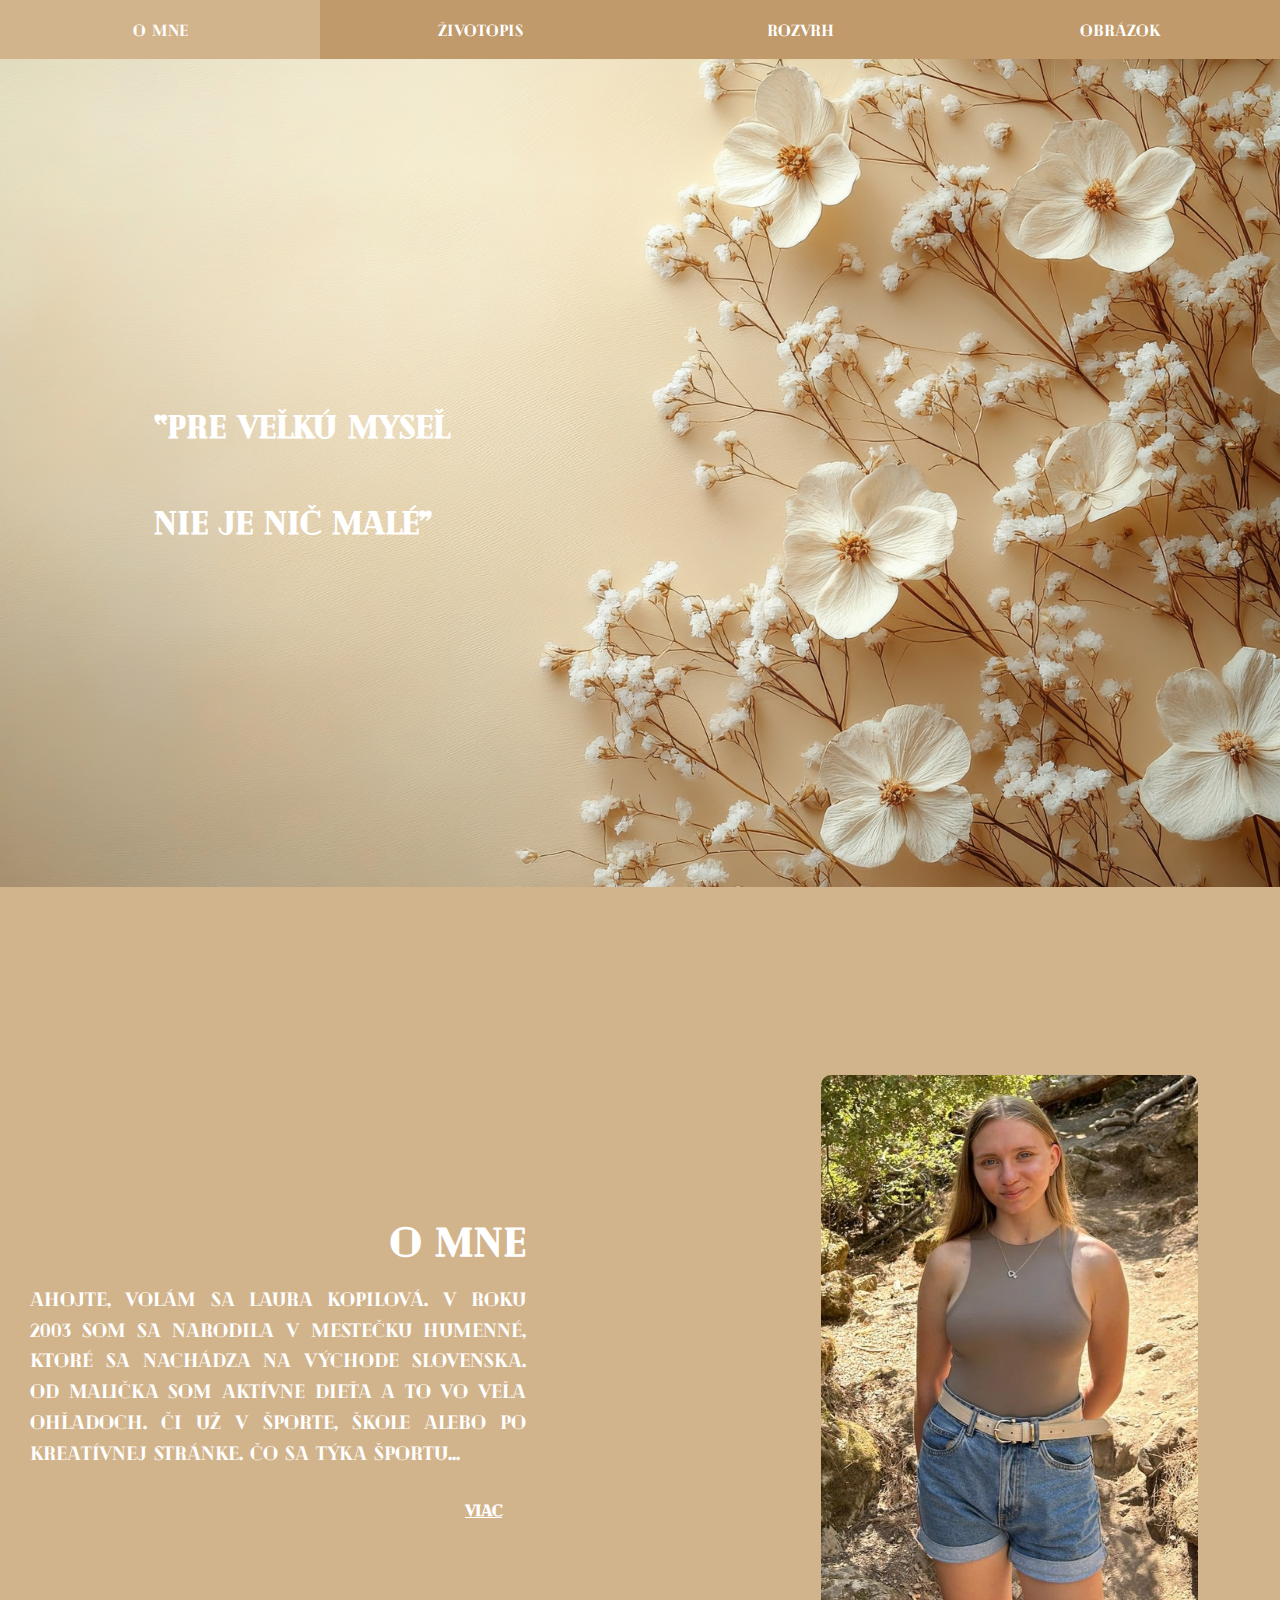
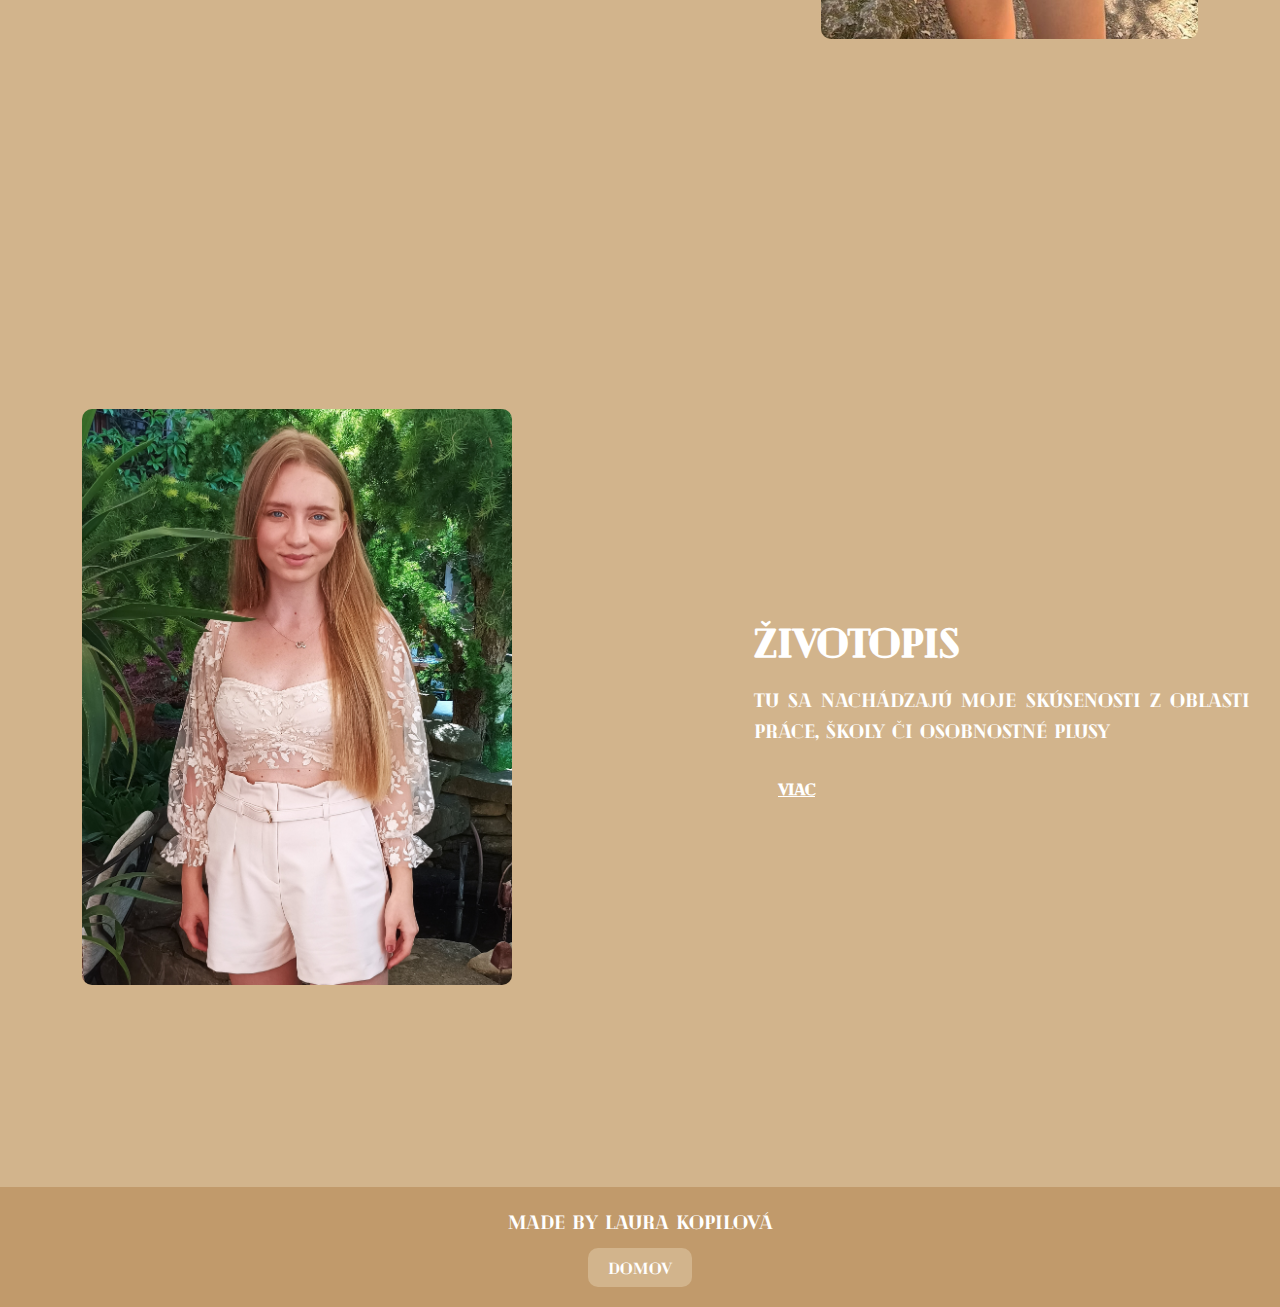
<file: index.html>
<!doctype html>
<html lang="en">
<head>
    <meta charset="UTF-8">
    <meta name="viewport"
          content="width=device-width, user-scalable=no, initial-scale=1.0, maximum-scale=1.0, minimum-scale=1.0">
    <meta http-equiv="X-UA-Compatible" content="ie=edge">
    <link rel="stylesheet" href="style/style.css">
    <title>My first page</title>
</head>

<body>

    <header>
        <nav class="nav_bar">
            <ul class="nav_bar">
                <li class="nav_bar"><a href="subpages/index.html">O mne</a></li>
                <li><a href="subpages/zivotopis.html">Životopis</a></li>
                <li><a href="subpages/moj_rozvrh.html">Rozvrh</a></li>
                <li><a href="subpages/interaktivny_obrazok.html">Obrázok</a></li>
            </ul>
        </nav>
    </header>


    <section>
        <div class = "background">
            <div class = "quote">
                <q>Pre veľkú myseľ nie je nič malé</q>
            </div>
        </div>
    </section>

    <section class = "sneak-peek" id = "subpage_o_mne">
        <div class = "content">
            <h2>O mne</h2>
            <p>Ahojte, volám sa Laura Kopilová. V roku 2003 som sa narodila v mestečku Humenné, ktoré sa nachádza na východe Slovenska. Od malička som aktívne dieťa a to vo veľa ohľadoch. Či už v športe, škole alebo po kreatívnej stránke. Čo sa týka športu...</p>
            <a href="subpages/index.html" class = "read_more_button">Viac</a>
        </div>

        <div class = "o_mne_image">
            <img src="photos/o_mne.jpg" alt="Fotka mňa na dovolenke v Grécku">
        </div>
    </section>


    <section class = "sneak-peek" id = "subpage_zivotopis">
        <div class = "content">
            <h2>Životopis</h2>
            <p>Tu sa nachádzajú moje skúsenosti z oblasti práce, školy či osobnostné plusy</p>
            <a href="subpages/zivotopis.html" class = "read_more_button">Viac</a>
        </div>

        <div class = "zivotopis_image">
            <img src="photos/zivotopis.jpg" alt="Ja">
        </div>
    </section>


    <footer>
        <p>Made by Laura Kopilová</p>
        <a href="index.html" class="home_button">Domov</a>
    </footer>

</body>
</html>
</file>
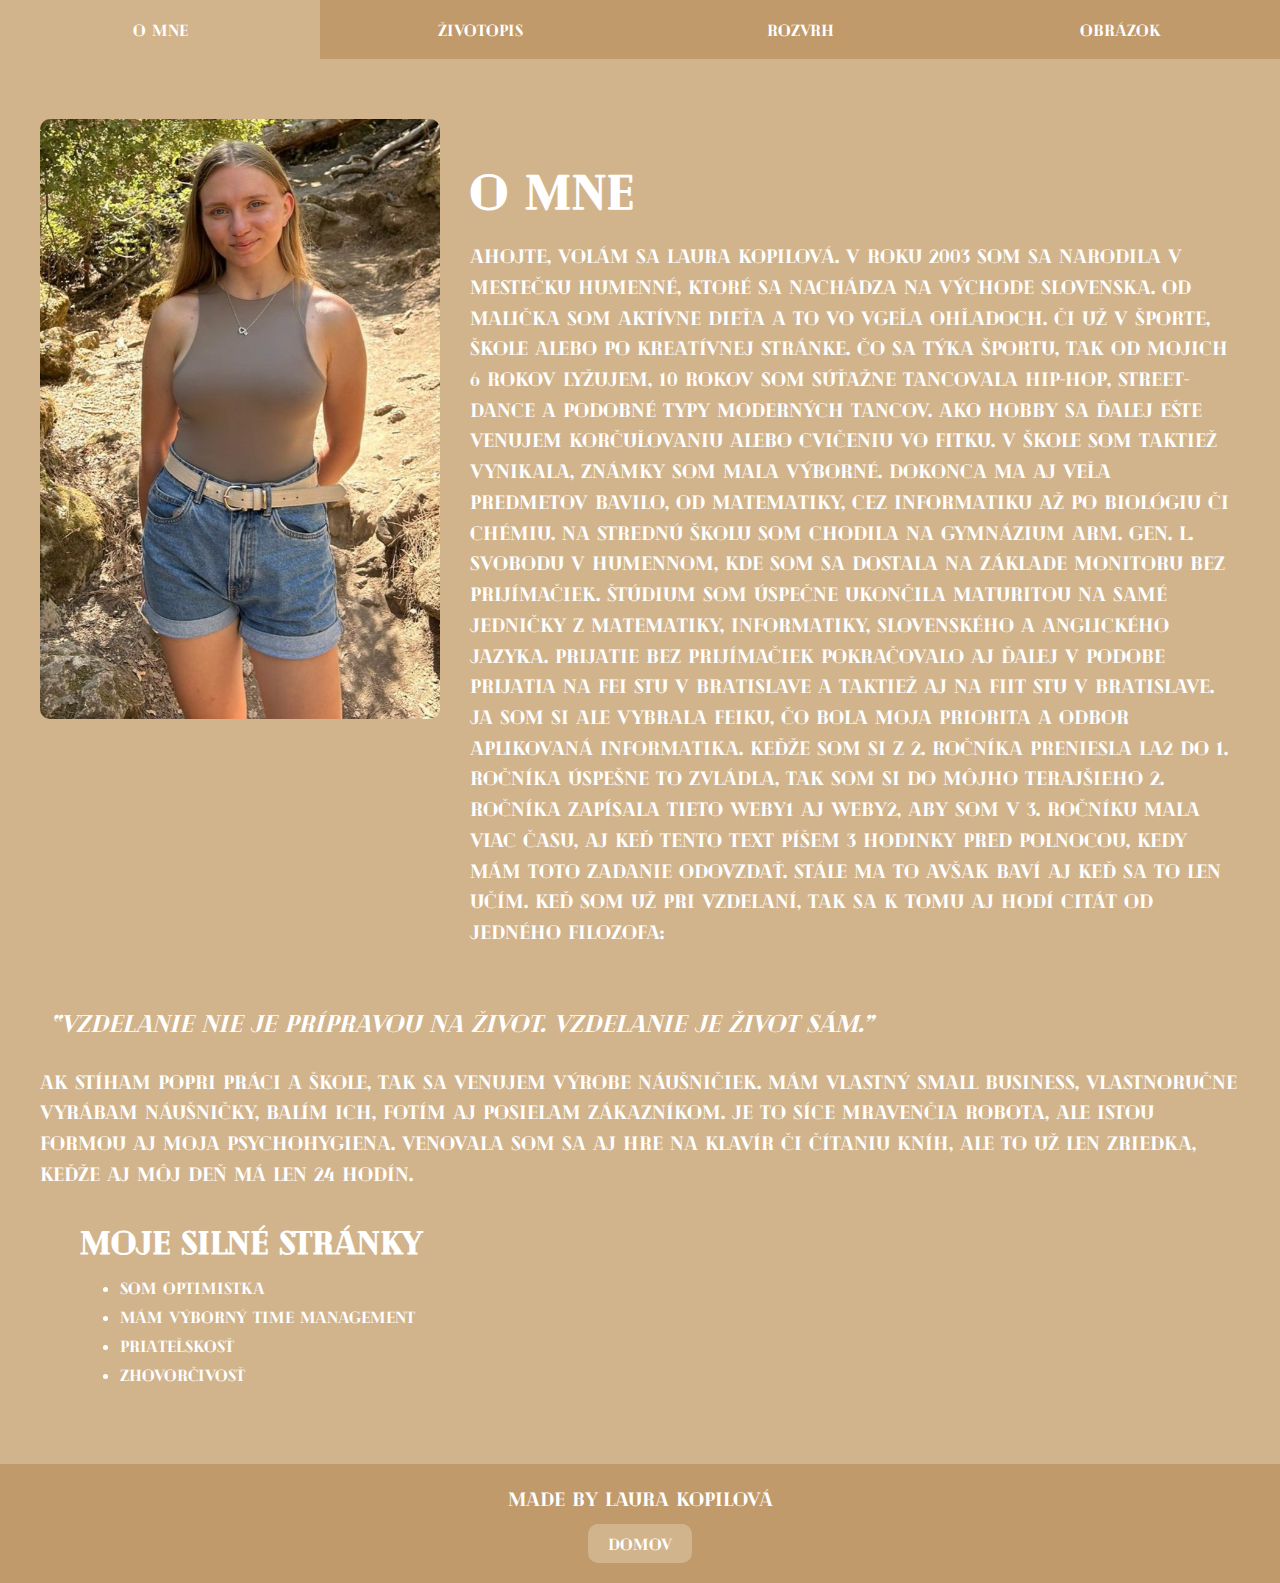
<file: subpages/index.html>
<!doctype html>
<html lang="en">
<head>
    <meta charset="UTF-8">
    <meta name="viewport"
          content="width=device-width, user-scalable=no, initial-scale=1.0, maximum-scale=1.0, minimum-scale=1.0">
    <meta http-equiv="X-UA-Compatible" content="ie=edge">
    <link rel="stylesheet" href="../style/style.css">
    <title>Document</title>
</head>



<body>

    <header>
        <nav class="nav_bar">
            <ul class="nav_bar">
                <li class="nav_bar"><a href="index.html" class = "active">O mne</a></li>
                <li><a href="zivotopis.html">Životopis</a></li>
                <li><a href="moj_rozvrh.html">Rozvrh</a></li>
                <li><a href="interaktivny_obrazok.html">Obrázok</a></li>
            </ul>
        </nav>
    </header>


    <section class = "about_me">

        <div class = "content_about_me">

            <div class = "image_about_me">
                <img src = "../photos/o_mne.jpg" alt = "Fotka mňa na dovolenke v Grécku">
            </div>

            <article>
                <div class = "text_about_me">
                <h1>O mne</h1>
                <p>Ahojte, volám sa Laura Kopilová. V roku 2003 som sa narodila v mestečku Humenné, ktoré sa nachádza na východe Slovenska.
                    Od malička som aktívne dieťa a to vo vgeľa ohľadoch. Či už v športe, škole alebo po kreatívnej stránke.
                    Čo sa týka športu, tak od mojich 6 rokov lyžujem, 10 rokov som súťažne tancovala hip-hop, street-dance a podobné typy moderných tancov.
                    Ako hobby sa ďalej ešte venujem korčuľovaniu alebo cvičeniu vo fitku.
                    V škole som taktiež vynikala, známky som mala výborné. Dokonca ma aj veľa predmetov bavilo, od matematiky, cez informatiku až po biológiu či chémiu.
                    Na strednú školu som chodila na Gymnázium arm. gen. L. Svobodu v Humennom, kde som sa dostala na základe monitoru bez prijímačiek.
                    Štúdium som úspečne ukončila maturitou na samé jedničky z matematiky, informatiky, slovenského a anglického jazyka. Prijatie bez prijímačiek pokračovalo aj ďalej v podobe prijatia na FEI STU v Bratislave a taktiež aj na FIIT STU v Bratislave.
                    Ja som si ale vybrala FEIku, čo bola moja priorita a odbor Aplikovaná informatika. Keďže som si z 2. ročníka preniesla LA2 do 1. ročníka  úspešne to zvládla, tak som si do môjho terajšieho 2. ročníka zapísala tieto WEBY1 aj WEBY2, aby som v 3. ročníku mala viac času, aj keď tento text píšem 3 hodinky pred polnocou, kedy mám toto zadanie odovzdať.
                    Stále ma to avšak baví aj keď sa to len učím. Keď som už pri vzdelaní, tak sa k tomu aj hodí citát od jedného filozofa: </p>
                </div>

                <aside class = "quote_about_me" >
                    <q>Vzdelanie nie je prípravou na život. Vzdelanie je život sám.</q>
                </aside>

                <p>Ak stíham popri práci a škole, tak sa venujem výrobe náušničiek. Mám vlastný small business, vlastnoručne vyrábam náušničky, balím ich, fotím aj posielam zákazníkom. Je to síce mravenčia robota, ale istou formou aj moja psychohygiena. Venovala som sa aj hre na klavír či čítaniu kníh, ale to už len zriedka, keďže aj môj deň má len 24 hodín.</p>


                <div class = "listing">
                    <h3>Moje silné stránky</h3>
                    <ul>
                        <li>Som optimistka</li>
                        <li>Mám výborný time management</li>
                        <li>Priateľskosť</li>
                        <li>Zhovorčivosť</li>
                    </ul>
                </div>
            </article>

        </div>

    </section>

    <footer>
        <p>Made by Laura Kopilová</p>
        <a href="../index.html" class="home_button">Domov</a>
    </footer>

</body>

</html>
</file>
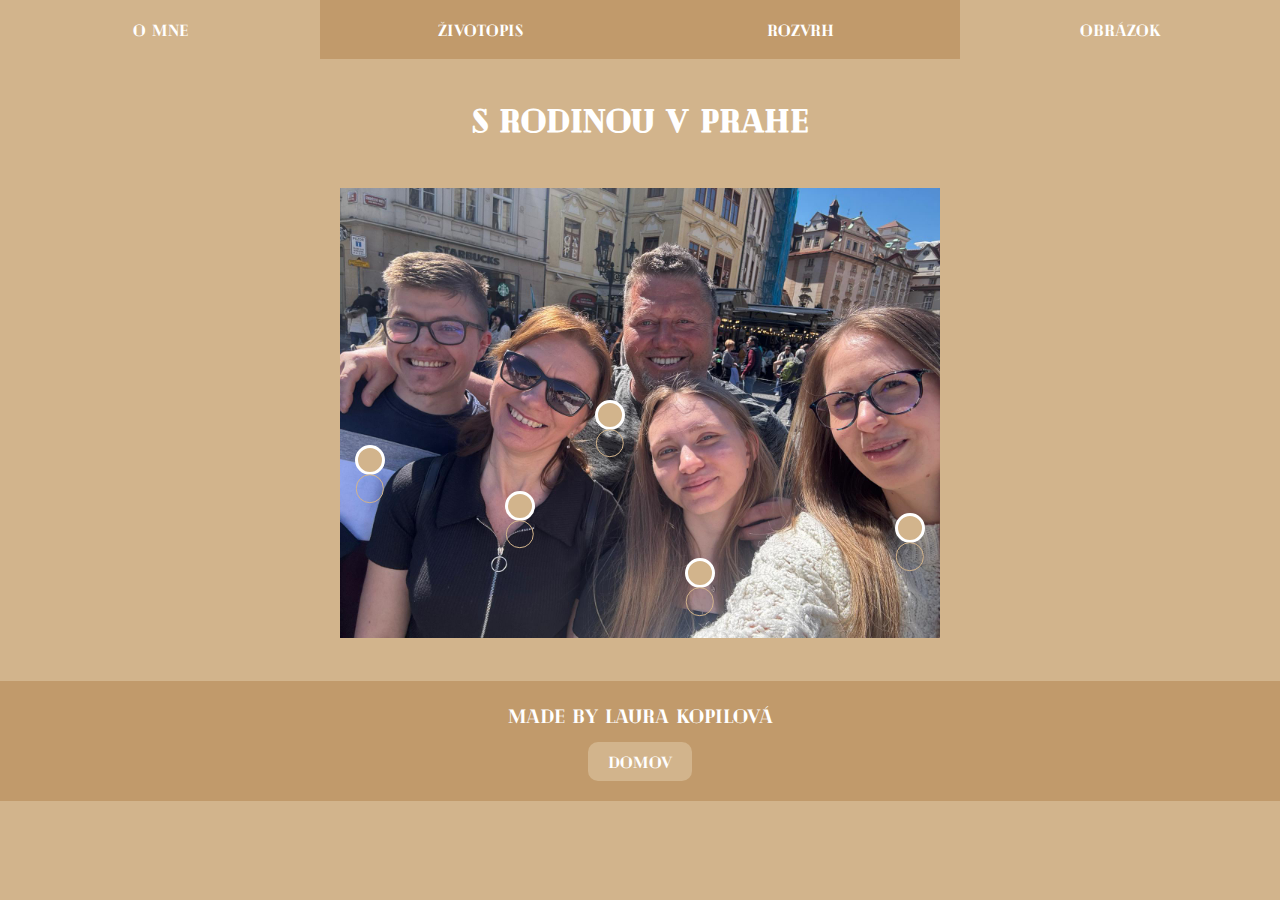
<file: subpages/interaktivny_obrazok.html>
<!doctype html>
<html lang="en">
<head>
    <meta charset="UTF-8">
    <meta name="viewport"
          content="width=device-width, user-scalable=no, initial-scale=1.0, maximum-scale=1.0, minimum-scale=1.0">
    <meta http-equiv="X-UA-Compatible" content="ie=edge">
    <link rel="stylesheet" href="../style/style.css">
    <title>Document</title>
</head>


<body>

    <header>
        <nav class="nav_bar">
            <ul class="nav_bar">
                <li class="nav_bar"><a href="index.html">O mne</a></li>
                <li><a href="zivotopis.html">Životopis</a></li>
                <li><a href="moj_rozvrh.html">Rozvrh</a></li>
                <li><a href="interaktivny_obrazok.html" class = "active">Obrázok</a></li>
            </ul>
        </nav>
    </header>

    <div class="container_interactive">
        <h1>S rodinou v Prahe</h1>
        <div class="interactive_img">
            <img src="../photos/interaktivny_obrazok.jpg" alt="Rodinná fotka v Prahe">

            <div class="item top" style="top: 60%; left: 5%;">
                <div class="icon"></div>
                <div class="tooltip">
                    <h3>Mareček</h3>
                    <p>Marekov syn</p>
                </div>
            </div>

            <div class="item bottom" style="top: 70%; left: 30%;">
                <div class="icon"></div>
                <div class="tooltip">
                    <h3>Monika</h3>
                    <p>Moja maminka</p>
                </div>
            </div>

            <div class="item right" style="top: 50%; left: 45%;">
                <div class="icon"></div>
                <div class="tooltip">
                    <h3>Marek</h3>
                    <p>Manžel mojej maminy</p>
                </div>
            </div>

            <div class="item center" style="top: 85%; left: 60%;">
                <div class="icon"></div>
                <div class="tooltip">
                    <h3>Laura</h3>
                    <p>Ja</p>
                </div>
            </div>

            <div class="item left" style="top: 75%; left: 95%;">
                <div class="icon"></div>
                <div class="tooltip">
                    <h3>Deny</h3>
                    <p>Marečkova priateľka</p>
                </div>
            </div>
        </div>
    </div>


    <footer>
        <p>Made by Laura Kopilová</p>
        <a href="../index.html" class="home_button">Domov</a>
    </footer>

</body>

</html>
</file>
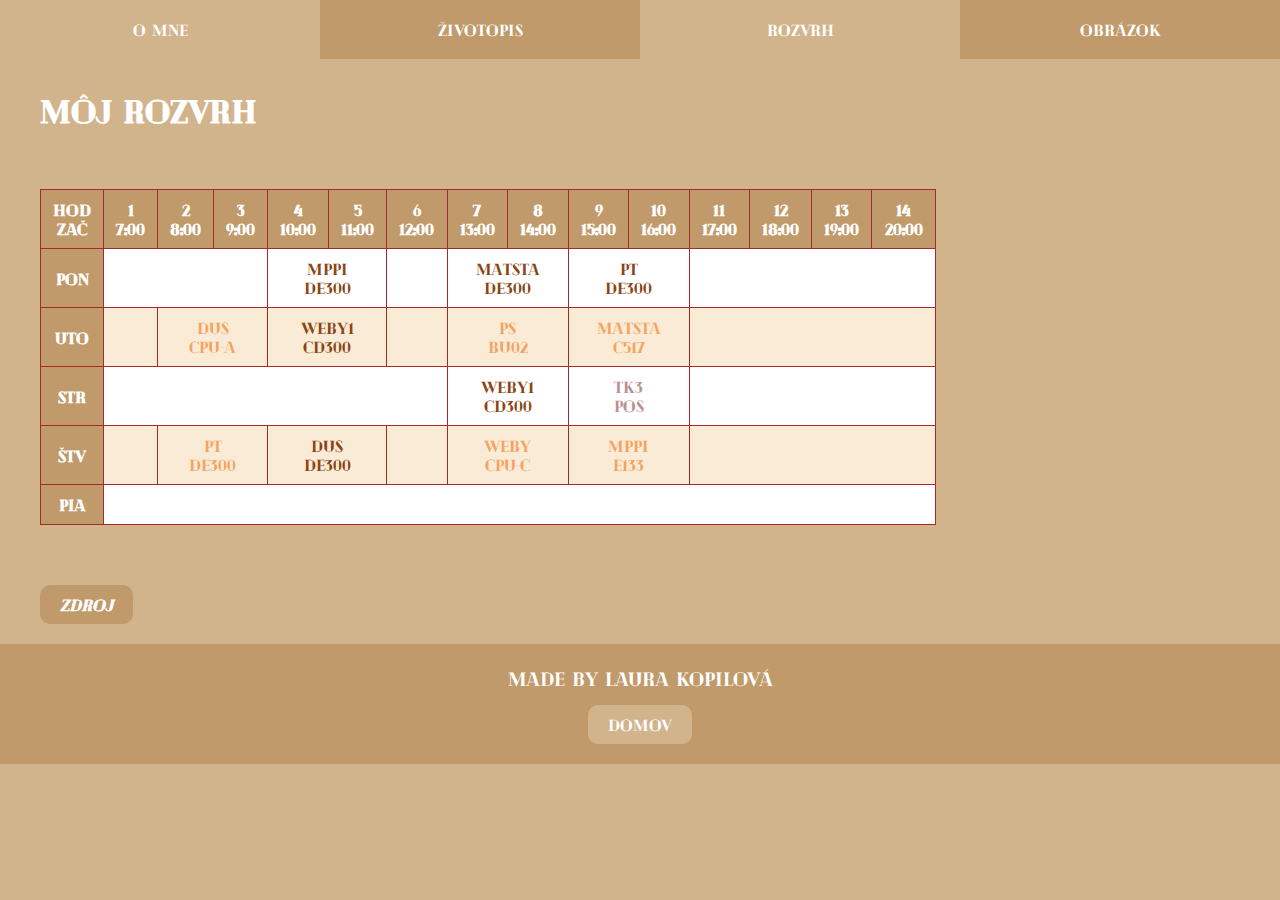
<file: subpages/moj_rozvrh.html>
<!doctype html>
<html lang="en">
<head>
    <meta charset="UTF-8">
    <meta name="viewport"
          content="width=device-width, user-scalable=no, initial-scale=1.0, maximum-scale=1.0, minimum-scale=1.0">
    <meta http-equiv="X-UA-Compatible" content="ie=edge">
    <link rel="stylesheet" href="../style/style.css">
    <title>Document</title>
</head>


<body>

    <header>
        <nav class="nav_bar">
            <ul class="nav_bar">
                <li class="nav_bar"><a href="index.html">O mne</a></li>
                <li><a href="zivotopis.html">Životopis</a></li>
                <li><a href="moj_rozvrh.html" class = "active">Rozvrh</a></li>
                <li><a href="interaktivny_obrazok.html">Obrázok</a></li>
            </ul>
        </nav>
    </header>

    <section class = "schedule">
        <h3>Môj rozvrh</h3>
        <div class="schedule_container">
            <table>
                <thead>
                    <tr>
                        <th>Hod<br>Zač</th>
                        <th>1<br>7:00</th>
                        <th>2<br>8:00</th>
                        <th>3<br>9:00</th>
                        <th>4<br>10:00</th>
                        <th>5<br>11:00</th>
                        <th>6<br>12:00</th>
                        <th>7<br>13:00</th>
                        <th>8<br>14:00</th>
                        <th>9<br>15:00</th>
                        <th>10<br>16:00</th>
                        <th>11<br>17:00</th>
                        <th>12<br>18:00</th>
                        <th>13<br>19:00</th>
                        <th>14<br>20:00</th>
                    </tr>
                </thead>

                <tbody>
                    <tr>
                        <th>Pon</th>
                        <td colspan="3"></td>
                        <td colspan="2" class = "prednaska">MPPI<br>DE300</td>
                        <td></td>
                        <td colspan="2" class = "prednaska">MATSTA<br>DE300</td>
                        <td colspan="2" class = "prednaska">PT<br>DE300</td>
                        <td colspan="4"></td>
                    </tr>

                    <tr>
                        <th>Uto</th>
                        <td colspan="1"></td>
                        <td colspan="2" class = "cviko">dus<br>cpu-a</td>
                        <td colspan="2" class = "prednaska">weby1<br>CD300</td>
                        <td></td>
                        <td colspan="2" class="cviko">ps<br>bU02</td>
                        <td colspan="2" class="cviko">matsta<br>c517</td>
                        <td colspan="4"></td>
                    </tr>

                    <tr>
                        <th>Str</th>
                        <td colspan="6"></td>
                        <td colspan="2" class="prednaska">Weby1<br>cd300</td>
                        <td colspan="2" class="telesna">tk3<br>pos</td>
                        <td colspan="4"></td>
                    </tr>

                    <tr>
                        <th>Štv</th>
                        <td colspan="1"></td>
                        <td colspan="2" class="cviko">pt<br>de300</td>
                        <td colspan="2" class="prednaska">dus<br>de300</td>
                        <td></td>
                        <td colspan="2" class="cviko">weby<br>cpu-c</td>
                        <td colspan="2" class="cviko">mppi<br>e133</td>
                        <td colspan="4"></td>
                    </tr>

                    <tr>
                        <th>Pia</th>
                        <td colspan="14"></td>
                    </tr>

                </tbody>

            </table>
        </div>

        <address>
            <div class="button_schedule">
            <a target="_blank" href="https://is.stuba.sk/auth/katalog/rozvrhy_view.pl?rozvrh_student_obec=1?zobraz=1;format=html;rozvrh_student=126822;zpet=../student/moje_studium.pl?_m=3110,studium=182398,obdobi=692">Zdroj</a>
            </div>
        </address>
    </section>

    <footer>
        <p>Made by Laura Kopilová</p>
        <a href="../index.html" class="home_button">Domov</a>
    </footer>

</body>

</html>
</file>
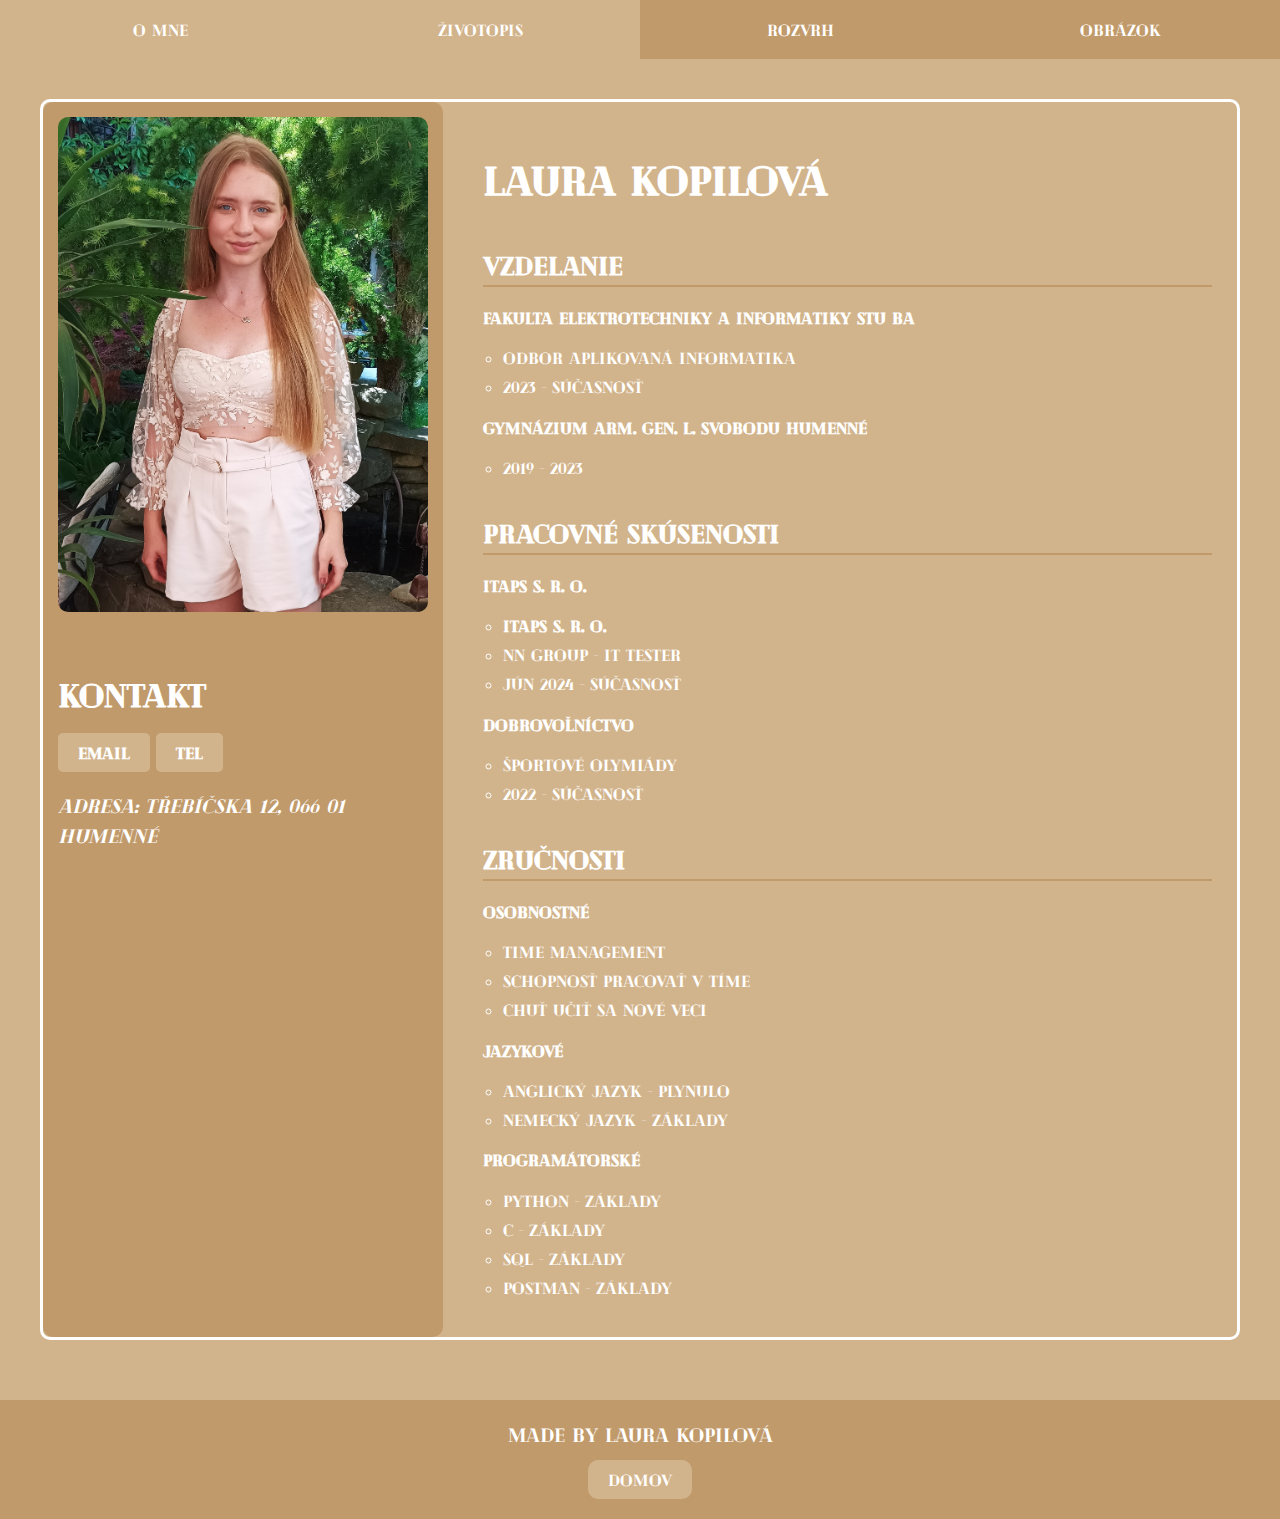
<file: subpages/zivotopis.html>
<!doctype html>
<html lang="en">
<head>
    <meta charset="UTF-8">
    <meta name="viewport"
          content="width=device-width, user-scalable=no, initial-scale=1.0, maximum-scale=1.0, minimum-scale=1.0">
    <meta http-equiv="X-UA-Compatible" content="ie=edge">
    <link rel="stylesheet" href="../style/style.css">
    <title>Document</title>
</head>


<body>

    <header>
        <nav class="nav_bar">
            <ul class="nav_bar">
                <li class="nav_bar"><a href="index.html">O mne</a></li>
                <li><a href="zivotopis.html" class = "active">Životopis</a></li>
                <li><a href="moj_rozvrh.html">Rozvrh</a></li>
                <li><a href="interaktivny_obrazok.html">Obrázok</a></li>
            </ul>
        </nav>
    </header>

    <section class = "cv">
        <div class="cv_main_div">


            <div class = "cv_container">
                <div class = "cv_left_column">
                    <div class = "cv_photo">
                        <img src="../photos/zivotopis.jpg" alt="Ja">
                    </div>

                    <div class="cv_contact">
                        <h3>Kontakt</h3>
                        <a href="mailto:kopilovalaura@gmail.com" class="email_button">Email</a>
                        <a href="tel:kopilovalaura@gmail.com" class="email_button">Tel</a>
                        <address>
                            <p>adresa: Třebíčska 12, 066 01 Humenné</p>
                        </address>

                    </div>
                </div>

                <div class="cv_right_column">
                    <div class="cv_name">
                        <h2>Laura Kopilová</h2>
                    </div>
                    <section class="cv_education">
                        <h3>Vzdelanie</h3>

                        <ul>
                            <li><h4>Fakulta elektrotechniky a informatiky STU BA</h4>
                            <ul style="list-style-type:circle;">
                                <li>Odbor Aplikovaná informatika</li>
                                <li>2023 - súčasnosť</li>
                            </ul>
                            </li>
                        </ul>

                        <ul>
                            <li><h4>Gymnázium arm. gen. L. Svobodu Humenné</h4>
                            <ul style="list-style-type:circle;">
                                <li>2019 - 2023</li>
                            </ul>
                            </li>
                        </ul>

                    </section>

                    <section class="cv_experience">
                        <h3>Pracovné skúsenosti</h3>

                        <ul>
                            <li><h4>ITAPS s. r. o.</h4>
                            <ul style="list-style-type:circle;">
                                <li><strong>ITAPS s. r. o.</strong></li>
                                <li>NN Group - IT Tester</li>
                                <li>Jún 2024 - súčasnosť</li>
                            </ul>
                            </li>
                        </ul>

                        <ul>
                            <li><h4>Dobrovoľníctvo</h4>
                            <ul style="list-style-type:circle;">
                                <li>Športové olymiády</li>
                                <li>2022 - súčasnosť</li>
                            </ul>
                            </li>
                        </ul>
                    </section>

                    <section class="cv_skills">
                        <h3>Zručnosti</h3>
                            <ul>
                                <li><h4>Osobnostné</h4>
                                <ul style="list-style-type:circle;">
                                    <li>Time management</li>
                                    <li>Schopnosť pracovať v tíme</li>
                                    <li>Chuť učiť sa nové veci</li>
                                </ul>
                                </li>

                                <li><h4>Jazykové</h4>
                                <ul style="list-style-type:circle;">
                                    <li>Anglický jazyk - plynulo</li>
                                    <li>Nemecký jazyk - základy</li>
                                </ul>
                                </li>

                                <li><h4>Programátorské</h4>
                                <ul style="list-style-type:circle;">
                                    <li>Python - základy</li>
                                    <li>C - základy</li>
                                    <li>SQL - základy</li>
                                    <li>Postman - základy</li>
                                </ul>
                                </li>

                            </ul>
                    </section>
                </div>
            </div>
        </div>
    </section>

    <footer>
        <p>Made by Laura Kopilová</p>
        <a href="../index.html" class="home_button">Domov</a>
    </footer>

</body>

</html>
</file>
<file: style/style.css>
@font-face {
    font-family: 'Cheque';
    src: url("../font/Cheque-Black.woff2") format('woff2'),
         url("../font/Cheque-Black.woff") format('woff');
    font-weight: normal;
    font-style: normal;
}

html {
    scroll-behavior: smooth;
}

header {
    font-family: 'Cheque', sans-serif;
}

footer{
    background-color: #c19a6b;
    color: white;
    padding: 20px 0;
    text-align: center;
    position: relative;
    margin-top: 20px;
}

footer p{
    margin: 0;
    font-size: 1.2em;
}

.home_button{
    display: inline-block;
    margin-top: 10px;
    padding: 10px 20px;
    background-color: tan;
    color: white;
    text-decoration: none;
    border-radius: 10px;
}

.home_button:hover{
    background-color: #c19a6b;
}

body {
    font-family: 'Cheque', sans-serif;
    margin: 0;
    padding: 0;
    height: 100%;
    background-color: tan;
}


/*home page*/
.background {
    height: 92vh;
    background-image: url("../photos/home_background.jpeg");
    background-size: cover;
    background-position: center;
    display: flex;
    align-items: center;
}

.quote {
    margin-left: 7%;
    color: white;
    font-size: 2em;
    max-width: 25%;
    padding: 5%;
    font-weight: bold;
    line-height: 3;
}

.sneak-peek {
    height: 100vh;
    background-size: cover;
    background-position: center;
    display: flex;
    color: white;
    padding: 20px;
    align-items: center;
    position: relative;
}

#subpage_o_mne {
    justify-content: flex-start;
}

#subpage_o_mne .content {
    max-width: 40%;
    margin-right: 10%;
    text-align: right;
}

#subpage_o_mne .o_mne_image {
    flex: 1;
    display: flex;
    justify-content: flex-end;
    margin-right: 5%;
}

.o_mne_image img {
    max-width: 70%;
    border-radius: 10px;
}

#subpage_zivotopis {
    justify-content: flex-end;
}

#subpage_zivotopis .content {
    order: 2;
    max-width: 40%;
    margin-left: 10%;
    text-align: left;
}

#subpage_zivotopis .zivotopis_image {
    order: 1;
    flex: 1;
    display: flex;
    justify-content: flex-start;
    margin-left: 5%;
}

.zivotopis_image img {
    max-width: 80%;
    border-radius: 10px;
}


/*about me page*/
.about_me {
    display: flex;
    flex-direction: column;
    padding: 40px;
    color: white;
    margin: 0 auto;
}

.content_about_me {
    overflow: hidden;
}

.image_about_me {
    flex: 0 0 auto;
    max-width: 300px;
    margin-bottom: 20px;
}

.image_about_me img {
    float: left;
    margin: 20px 20px 20px 0;
    width: 400px;
    height: auto;
    border-radius: 10px;
}

.text_about_me {
    padding: 10px;
    overflow: hidden;
}

.quote_about_me {
    margin: 20px 0;
    padding: 10px;
    font-style: italic;
    font-size: 1.5em;
    border-left: 3px;
    max-width: 100%;
}


/*cv page*/
.cv {
    margin: 0 auto;
    padding: 40px;
    color: white;
}

.cv_main_div {
    border: 3px solid white;
    padding: 0 25px 0 0;
    border-radius: 10px;
}

.cv_container {
    display: flex;
    gap: 40px;
    flex-wrap: wrap;
}

.cv_photo {
    flex: 0 0 300px;
    text-align: center;
    margin: 15px;
}

.cv_left_column {
    flex: 0 0 400px;
    text-align: left;
    background-color: #c19a6b;
    border-radius: 10px;
}

.cv_photo img{
    width: 100%;
    border-radius: 10px;
}

.cv_contact {
    flex: 0 0 400px;
    margin: 15px;
}

.cv_contact h3 {
    margin-top: 60px;
    margin-bottom: 10px;
}

.email_button {
    display: inline-block;
    margin-top: 10px;
    padding: 10px 20px;
    background-color: #d2b48c;
    color: #fff;
    text-decoration: none;
    border-radius: 5px;
    font-weight: bold;
}

.email_button:hover {
    background-color: #c19a6b;
    transition: background-color 0.3s;
}

.cv_name h2 {
    font-size: 2.5em;
    color: white;
    padding: 20px 20px 20px 0;
}

.cv_right_column {
    flex: 1;
    border-radius: 10px;
}

.cv_right_column section {
    margin-bottom: 40px;
}

.cv_right_column h3 {
    margin-bottom: 20px;
    font-size: 1.6em;
    border-bottom: 2px solid #c19a6b;
    padding-bottom: 5px;
}

.cv_right_column ul {
    list-style-type: none;
    padding-left: 0;
}

.cv_right_column ul ul {
    padding-left: 20px;
}

.cv_right_column li {
    margin-bottom: 10px;
}

.listing {
    margin: 20px 0;
    padding-left: 40px;
}

.listing li {
    margin-bottom: 10px;
}

/*schedule page*/
.schedule {
    margin: 0 auto;
    color: white;
}

.schedule h3{
    padding-left: 40px;
}

.button_schedule {
    background-color: #c19a6b;
    display: inline-block;
    padding: 10px 20px;
    margin: 0 0 0 40px;
    color: white;
    font-weight: bold;
    text-transform: uppercase;
    border-radius: 10px;
    text-align: center;
}

.button_schedule:hover {
    background-color: bisque;
    color: #f0e68c
}

.button_schedule a{
    text-decoration: none;
    color: white;

}

table {
    border-collapse: collapse;
    width: 70%;
    margin: 60px 60px 60px 40px;
}

th, td {
    border: 1px solid brown;
    padding: 10px;
    text-align: center;
    vertical-align: middle;
}

th {
    background-color: #c19a6b;
    color: white;
    font-weight: bold;
}

.prednaska {
    color: saddlebrown;
}

.cviko {
    color: sandybrown;
}

.telesna {
    color: rosybrown;
}

tbody tr:nth-child(even) {
    background-color: antiquewhite;
}

tbody tr:nth-child(odd) {
    background-color: white;
}

td {
    position: relative;
}

tbody tr {
    height: auto;
}


/*interactive image*/
.container_interactive {
    max-width: 1000px;
    padding: 20px;
    margin: auto;
}

.container_interactive h1{
    font-size: 2em;
    font-weight: bold;
    text-align: center;
    color: white;
}

.interactive_img {
    max-width: 600px;
    margin: 50px auto 0 auto;
    position: relative;
}

.interactive_img img {
    max-width: 100%;
}

.icon{
    width: 24px;
    height: 24px;
    border-radius: 100%;
    border: 3px solid #fff;
    background: tan;
    cursor: pointer;
}

.icon:after{
    position: absolute;
    top: 50%;
    left: 50%;
    transform: translate(-50%, 50%) scale(1,1);
    pointer-events: none;
    content: "";
    display: block;
    width: 26.4px;
    height: 26.4px;
    border-radius: 100%;
    border: 1px solid tan;
    transition: border-color 1s linear;
    animation: icon-pulse 4s linear infinite;
}

@keyframes icon-pulse {
    0%{
        transform: translate(-50%, -50%) scale(1,1);
        opacity: 0;
    }

    20%{
        transform: translate(-50%, -50%) scale(1.5,1.5);
        opacity: 0.9;
    }

    50%{
        transform: translate(-50%, -50%) scale(2,2);
        opacity: 0;
    }

    100%{
        transform: translate(-50%, -50%) scale(2,2);
        opacity: 0;
    }
}

.item{
    position: absolute;
    transform: translate(-50%, -50%);
}

.tooltip{
    position: absolute;
    padding: 15px;
    width: 10em;
    height: 5em;
    background-color: #fff;
    color: saddlebrown;
    line-height: 1.5em;
    z-index: -1;
    pointer-events: none;
    border-radius: 10px;
    display: flex;
    flex-direction: column;
    justify-content: center;
    align-items: center;
    opacity: 0;
    transition: opacity 0.1s linear;
}

.item:hover .tooltip{
    opacity: 1;
}

.tooltip h3{
    font-size: 18px;
    margin-bottom: 5px;
}

.top .tooltip{
    left: calc(50% - 6em);
    top: 40px
}

.top .tooltip:after{
    color: white;
    position: absolute;
    content: "";
    top: -13px;
    border-bottom: 13px solid;
    border-left: 13px solid transparent;
    border-right: 13px solid transparent;
    left: calc(50% - 13px);
}


.bottom .tooltip{
    left: calc(50% - 6em);
    top: 40px
}

.bottom .tooltip:after{
    color: white;
    position: absolute;
    content: "";
    top: -13px;
    border-bottom: 13px solid;
    border-left: 13px solid transparent;
    border-right: 13px solid transparent;
    left: calc(50% - 13px);
}

.left .tooltip{
    bottom: calc(50% - 3.5em);
    right: 40px
}

.left .tooltip:after{
    color: white;
    position: absolute;
    content: "";
    right: -13px;
    border-left: 13px solid;
    border-top: 13px solid transparent;
    border-bottom: 13px solid transparent;
    top: calc(50% - 13px);
}


.right .tooltip{
    bottom: calc(50% - 3.5em);
    left: 40px
}

.right .tooltip:after{
    color: white;
    position: absolute;
    content: "";
    left: -13px;
    border-right: 13px solid;
    border-top: 13px solid transparent;
    border-bottom: 13px solid transparent;
    top: calc(50% - 13px);
}

.center .tooltip{
    bottom: calc(50% - 3.5em);
    left: 40px
}

.center .tooltip:after{
    color: white;
    position: absolute;
    content: "";
    left: -13px;
    border-right: 13px solid;
    border-top: 13px solid transparent;
    border-bottom: 13px solid transparent;
    top: calc(50% - 13px);
}


/*other*/
.content {
    max-width: 700px;
    padding: 10px;
}

.content p {
    text-align: justify;
}

h1 {
    font-size: 3em;
    font-weight: bold;
    margin-bottom: 22px;
}

h2 {
    font-size: 2.5em;
    font-weight: bold;
    margin-bottom: 20px;
}

h3 {
    font-size: 2em;
    font-weight: bold;
    margin-bottom: 18px;
}

p {
    font-size: 1.2em;
    line-height: 1.6;
    margin-bottom: 20px;
}

.read_more_button {
    display: inline-block;
    padding: 12px 24px;
    color: white;
    font-weight: bold;
    text-transform: uppercase;
    border-radius: 10px;
}

.read_more_button:hover {
    background-color: bisque;
}

.nav_bar ul {
    list-style-type: none;
    margin: 0;
    padding: 0;
    display: flex;
    justify-content: space-around;
    overflow: hidden;
    background-color: #c19a6b;
}

.nav_bar li {
    width: 25%;
}

.nav_bar li a {
    display: block;
    color: white;
    text-align: center;
    padding: 20px 18px;
    text-decoration: none;
}

.nav_bar li a:hover {
    background-color: #d2b48c;
}

.nav_bar li a.active {
    background-color: #d2b48c;
}



@media (max-width: 768px) {

    .content_about_me {
        max-width: 100%;
        padding: 20px;
    }

    .image_about_me img {
        max-width: 100%;
        margin-bottom: 20px;
    }


    .schedule {
        padding: 20px;
    }

    footer p {
        font-size: 1em;
    }

    .home_button {
        padding: 8px 15px;
        font-size: 0.9em;
    }

    .interactive_img {
        margin: 20px auto;
    }

    .nav_bar ul {
        flex-direction: column;
        align-items: center;
    }

    .nav_bar li {
        width: 100%;
    }

    .quote {
        font-size: 1.5em;
        margin-left: 2%;
        max-width: 70%;
        padding: 40px;
    }

    .sneak-peek {
        flex-direction: column;
        text-align: center;
        height: auto;
        padding: 20px;
    }

    .o_mne_image, .zivotopis_image {
        width: 90%;
        margin: 10px auto;
    }

    .cv_container {
        flex-direction: column;
        gap: 20px;
    }

    .cv_photo, .cv_contact, .cv_right_column {
        flex: 1;
    }

    .schedule_container {
        overflow-x: auto;
    }
}
</file>
